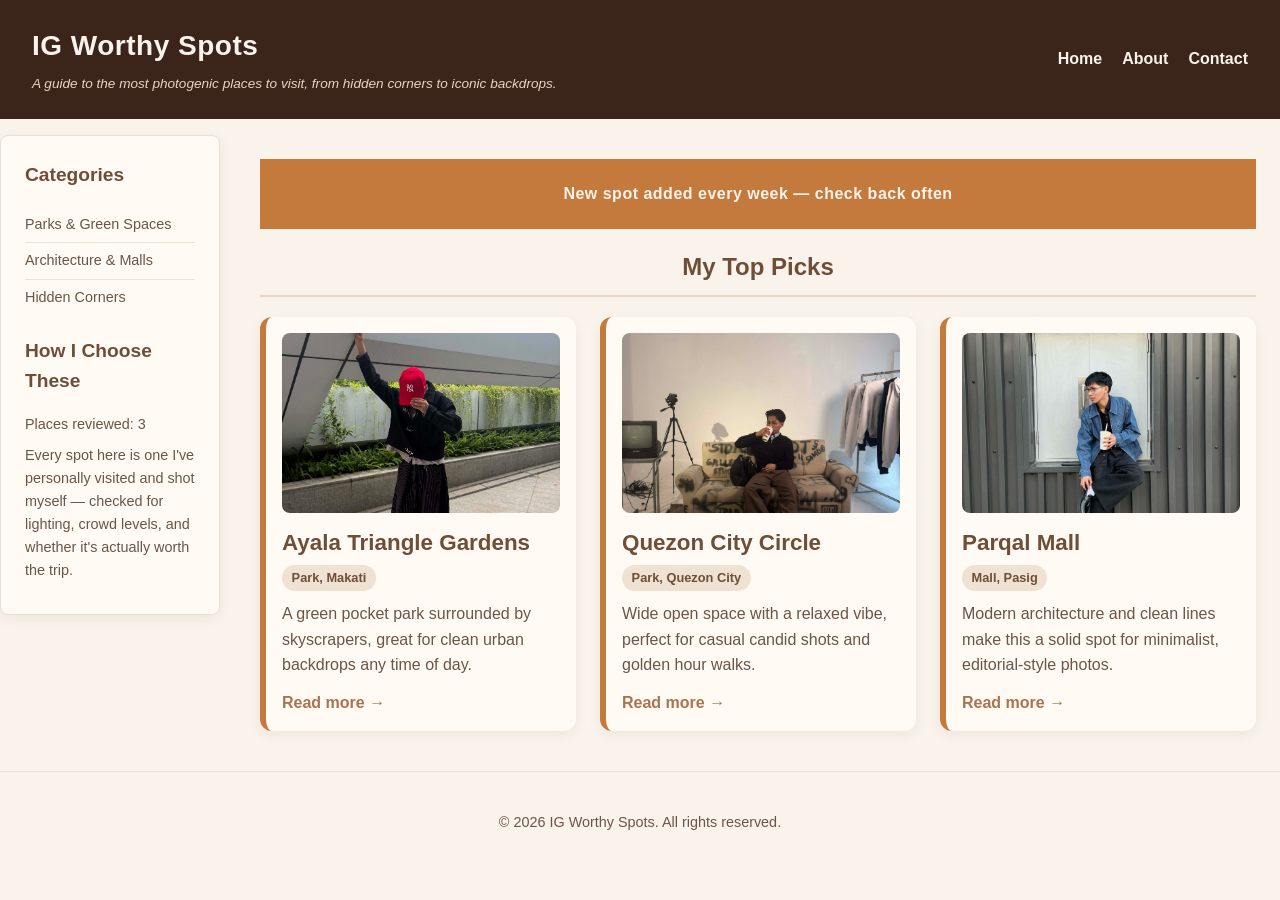
<file: index.html>
<!DOCTYPE html>
<html lang="en">
<head>
  <meta charset="UTF-8">
  <meta name="viewport" content="width=device-width, initial-scale=1.0">
  <title>IG Worthy Spots</title>
  <link rel="stylesheet" href="style.css">
</head>
<body>

  <div class="page">

    <header class="site-header">
      <div class="brand">
        <h1 id="guide-name">IG Worthy Spots</h1>
        <p>A guide to the most photogenic places to visit, from hidden corners to iconic backdrops.</p>
      </div>

      <nav>
        <ul>
          <li><a href="index.html">Home</a></li>
          <li><a href="about.html">About</a></li>
          <li><a href="contact.html">Contact</a></li>
        </ul>
      </nav>
    </header>

    <aside>
      <h2>Categories</h2>
      <ul>
        <li>Parks &amp; Green Spaces</li>
        <li>Architecture &amp; Malls</li>
        <li>Hidden Corners</li>
      </ul>

      <h2>How I Choose These</h2>
      <p id="place-count"></p>
      <p>Every spot here is one I've personally visited and shot myself — checked for lighting, crowd levels, and whether it's actually worth the trip.</p>
    </aside>

    <main>
      <div class="promo-banner">
        New spot added every week — check back often
      </div>

      <h2>My Top Picks</h2>

      <div class="place-grid">
        <article class="place-card">
          <img src="makati.jpg" alt="Ayala Triangle Gardens in Makati">
          <div class="article-content">
            <h3>Ayala Triangle Gardens</h3>
            <span class="location-tag">Park, Makati</span>
            <p class="description">A green pocket park surrounded by skyscrapers, great for clean urban backdrops any time of day.</p>
            <a class="read-more" href="places/ayala-triangle-gardens.html">Read more &rarr;</a>
          </div>
        </article>

        <article class="place-card">
          <img src="qc.jpg" alt="Quezon City Circle park area">
          <div class="article-content">
            <h3>Quezon City Circle</h3>
            <span class="location-tag">Park, Quezon City</span>
            <p class="description">Wide open space with a relaxed vibe, perfect for casual candid shots and golden hour walks.</p>
            <a class="read-more" href="places/quezon-city-circle.html">Read more &rarr;</a>
          </div>
        </article>

        <article class="place-card">
          <img src="parq.jpg" alt="Parqal Mall exterior">
          <div class="article-content">
            <h3>Parqal Mall</h3>
            <span class="location-tag">Mall, Pasig</span>
            <p class="description">Modern architecture and clean lines make this a solid spot for minimalist, editorial-style photos.</p>
            <a class="read-more" href="places/parqal-mall.html">Read more &rarr;</a>
          </div>
        </article>
      </div>
    </main>

    <footer>
      <p id="copyright">&copy; 2026 IG Worthy Spots. All rights reserved.</p>
    </footer>

  </div>

   <script src="script.js"></script>
</body>
</html>
</file>
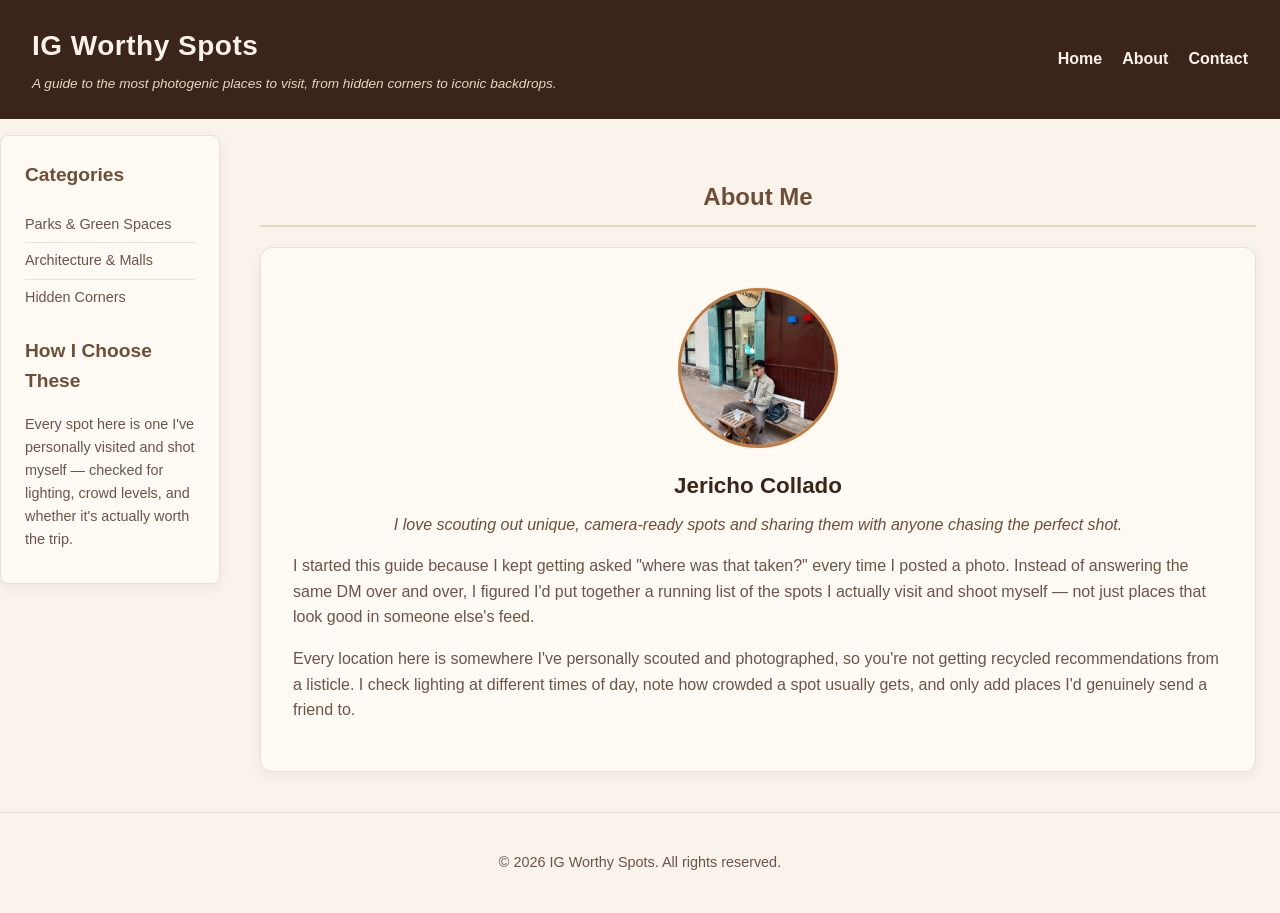
<file: about.html>
<!DOCTYPE html>
<html lang="en">
<head>
  <meta charset="UTF-8">
  <meta name="viewport" content="width=device-width, initial-scale=1.0">
  <title>About - IG Worthy Spots</title>
  <link rel="stylesheet" href="style.css">
</head>
<body>

  <div class="page">

    <header class="site-header">
      <div class="brand">
        <h1 id="guide-name">IG Worthy Spots</h1>
        <p>A guide to the most photogenic places to visit, from hidden corners to iconic backdrops.</p>
      </div>

      <nav>
        <ul>
          <li><a href="index.html">Home</a></li>
          <li><a href="about.html">About</a></li>
          <li><a href="contact.html">Contact</a></li>
        </ul>
      </nav>
    </header>

    <aside>
      <h2>Categories</h2>
      <ul>
        <li>Parks &amp; Green Spaces</li>
        <li>Architecture &amp; Malls</li>
        <li>Hidden Corners</li>
      </ul>

      <h2>How I Choose These</h2>
      <p>Every spot here is one I've personally visited and shot myself — checked for lighting, crowd levels, and whether it's actually worth the trip.</p>
    </aside>

    <main>
      <h2>About Me</h2>

      <section>
        <img src="jay.jpg" alt="Jericho Collado, creator of IG Worthy Spots" style="width: 160px; height: 160px; object-fit: cover; border-radius: 50%;">
        <h3>Jericho Collado</h3>
        <p>I love scouting out unique, camera-ready spots and sharing them with anyone chasing the perfect shot.</p>

        <p>I started this guide because I kept getting asked "where was that taken?" every time I posted a photo. Instead of answering the same DM over and over, I figured I'd put together a running list of the spots I actually visit and shoot myself — not just places that look good in someone else's feed.</p>
        <p>Every location here is somewhere I've personally scouted and photographed, so you're not getting recycled recommendations from a listicle. I check lighting at different times of day, note how crowded a spot usually gets, and only add places I'd genuinely send a friend to.</p>
      </section>
    </main>

    <footer>
      <p id="copyright">&copy; 2026 IG Worthy Spots. All rights reserved.</p>
    </footer>

  </div>
<script src="script.js"></script>
</body>
</html>
</file>
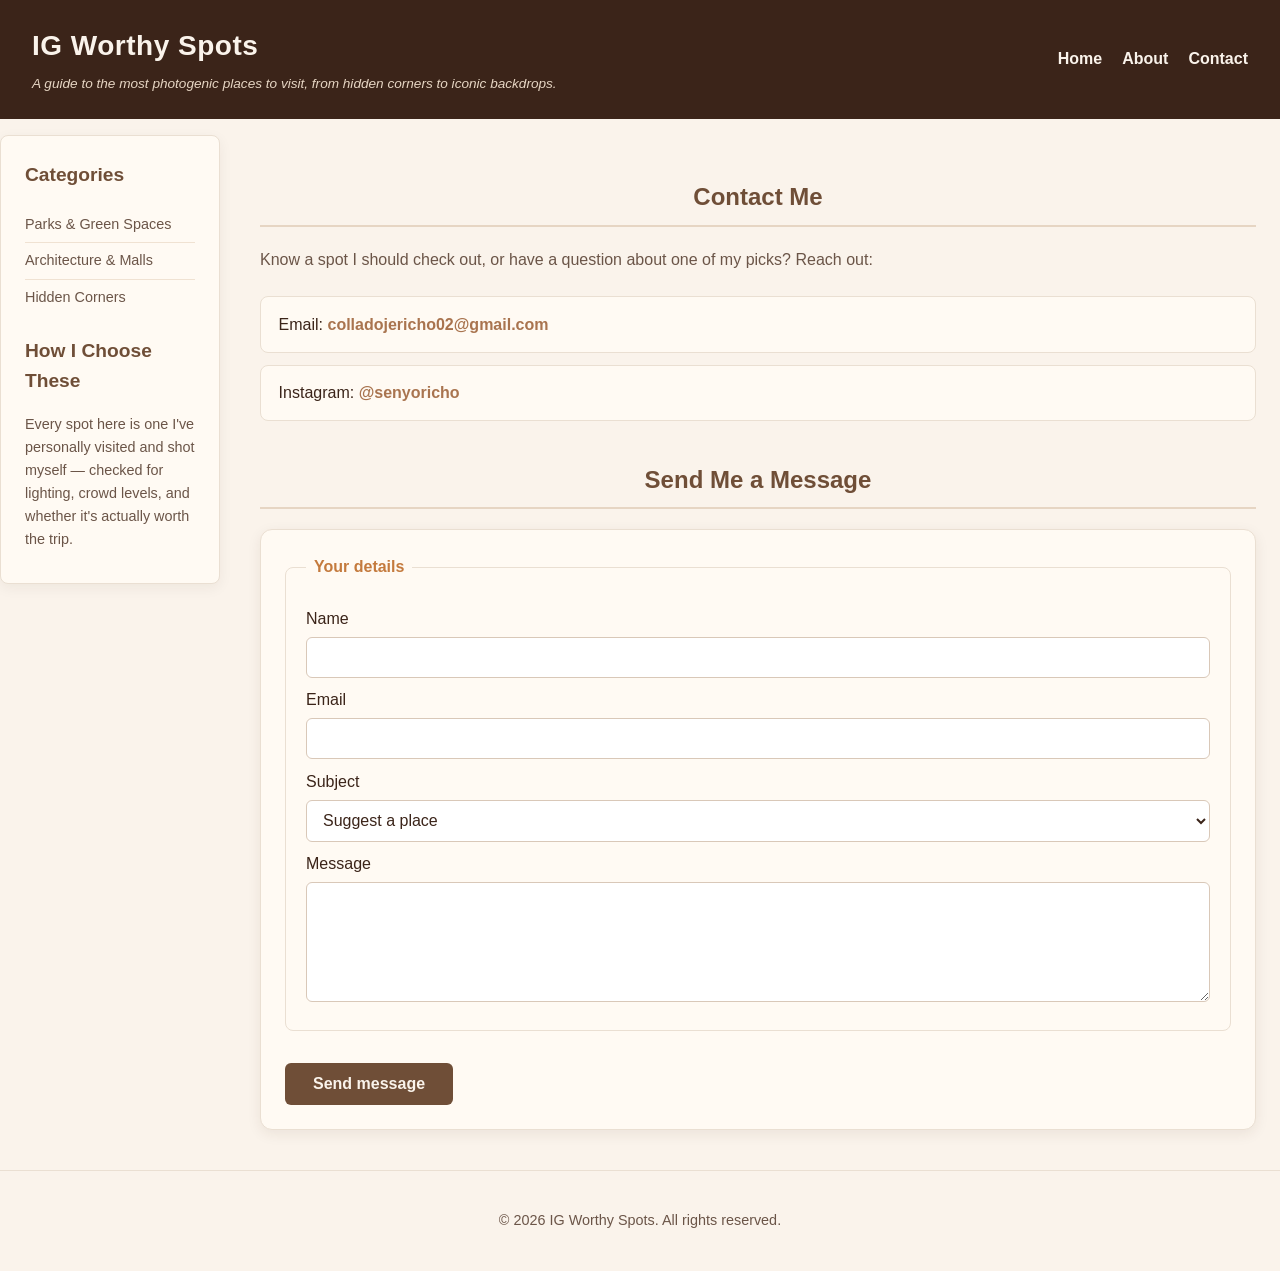
<file: contact.html>
<!DOCTYPE html>
<html lang="en">
<head>
  <meta charset="UTF-8">
  <meta name="viewport" content="width=device-width, initial-scale=1.0">
  <title>Contact - IG Worthy Spots</title>
  <link rel="stylesheet" href="style.css">
</head>
<body>

  <div class="page">

    <header class="site-header">
      <div class="brand">
        <h1 id="guide-name">IG Worthy Spots</h1>
        <p>A guide to the most photogenic places to visit, from hidden corners to iconic backdrops.</p>
      </div>

      <nav>
        <ul>
          <li><a href="index.html">Home</a></li>
          <li><a href="about.html">About</a></li>
          <li><a href="contact.html">Contact</a></li>
        </ul>
      </nav>
    </header>

    <aside>
      <h2>Categories</h2>
      <ul>
        <li>Parks &amp; Green Spaces</li>
        <li>Architecture &amp; Malls</li>
        <li>Hidden Corners</li>
      </ul>

      <h2>How I Choose These</h2>
      <p>Every spot here is one I've personally visited and shot myself — checked for lighting, crowd levels, and whether it's actually worth the trip.</p>
    </aside>

    <main>
      <h2>Contact Me</h2>
      <p>Know a spot I should check out, or have a question about one of my picks? Reach out:</p>

      <ul class="contact-list">
        <li>Email: <a href="mailto:colladojericho02@gmail.com">colladojericho02@gmail.com</a></li>
        <li>Instagram: <a href="https://www.instagram.com/senyoricho">@senyoricho</a></li>
      </ul>

      <h2>Send Me a Message</h2>
      <form>
        <fieldset>
          <legend>Your details</legend>

          <label for="name">Name</label>
          <input type="text" id="name" name="name" required>

          <label for="email">Email</label>
          <input type="email" id="email" name="email" required>

          <label for="subject">Subject</label>
          <select id="subject" name="subject">
            <option value="suggest-place">Suggest a place</option>
            <option value="correct-detail">Correct a detail</option>
            <option value="ask-question">Ask a question</option>
            <option value="other">Something else</option>
          </select>

          <label for="message">Message</label>
          <textarea id="message" name="message" required></textarea>
        </fieldset>

        <button type="submit">Send message</button>
      </form>
    </main>

    <footer>
      <p id="copyright">&copy; 2026 IG Worthy Spots. All rights reserved.</p>
    </footer>

  </div>
<script src="script.js"></script>
</body>
</html>
</file>
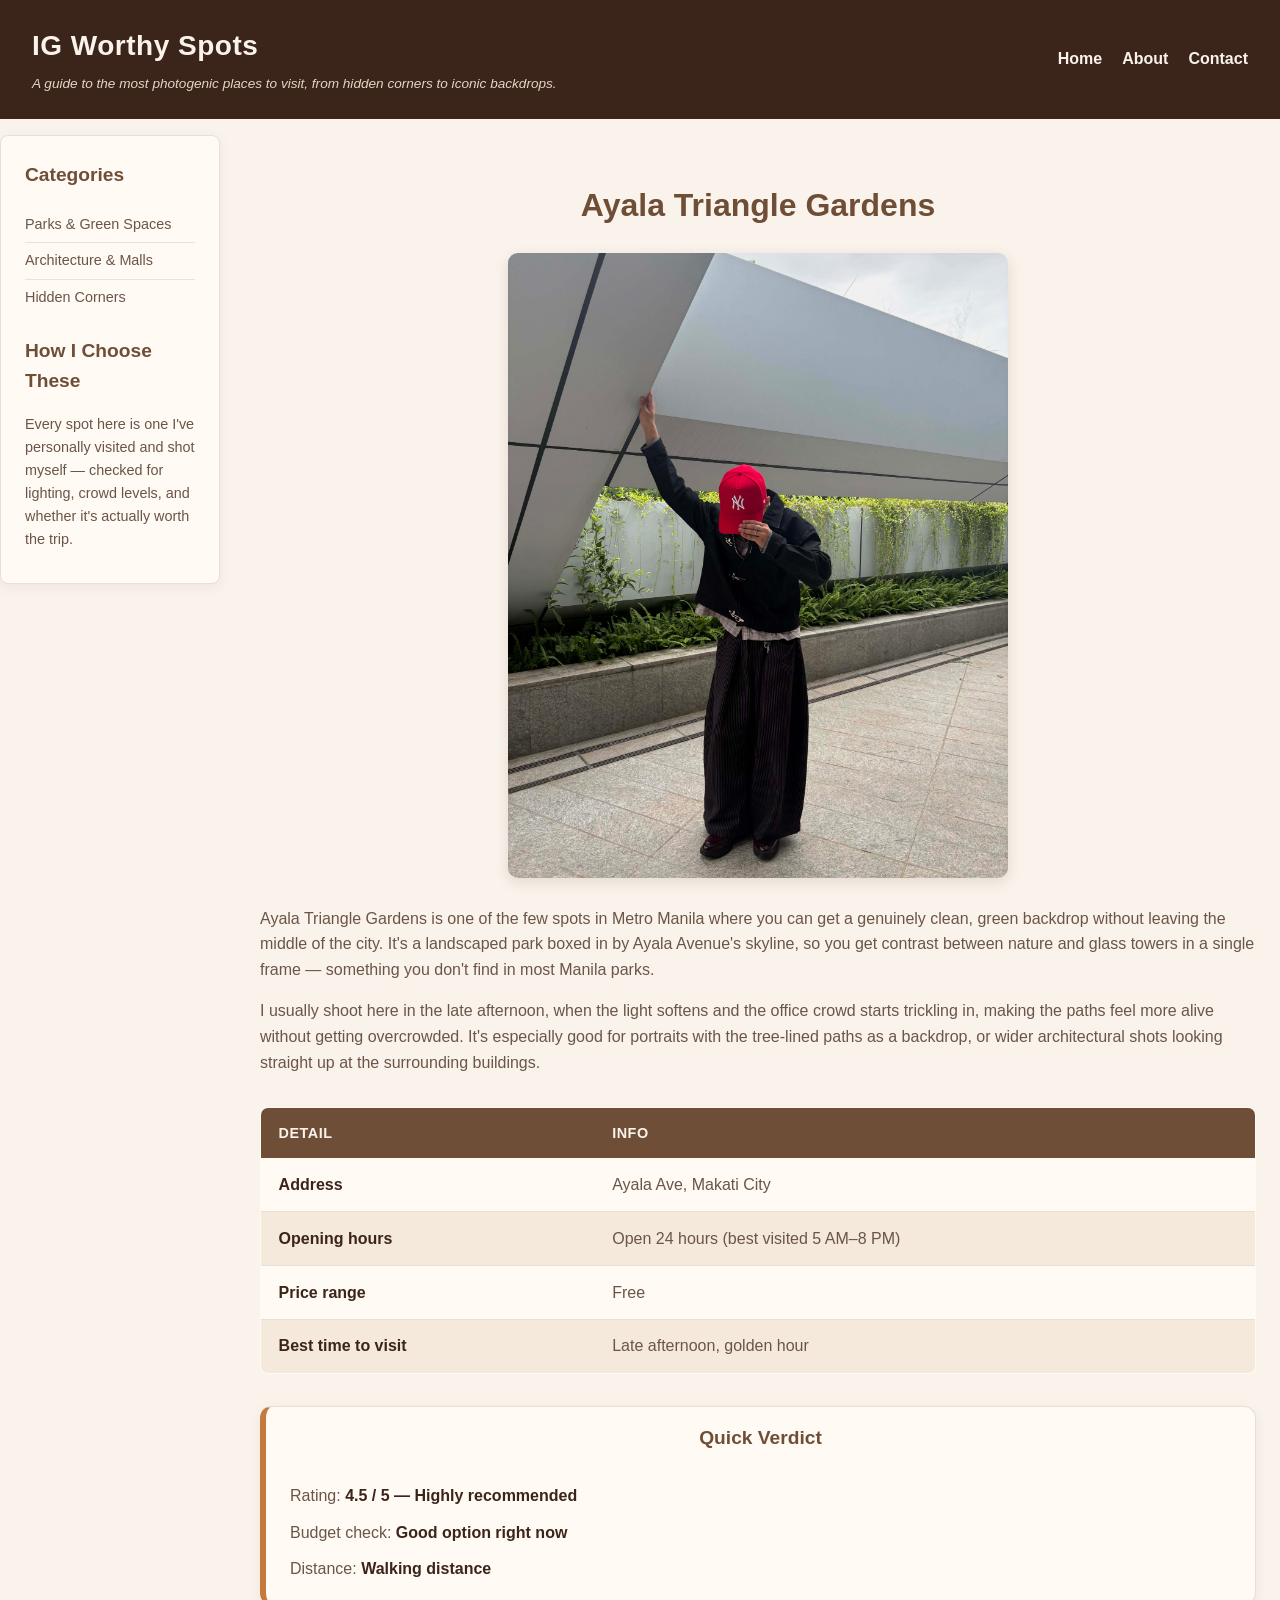
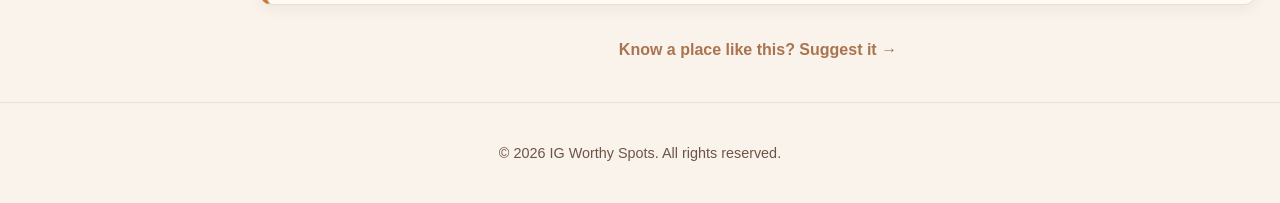
<file: places/ayala-triangle-gardens.html>
<!DOCTYPE html>
<html lang="en">
<head>
  <meta charset="UTF-8">
  <meta name="viewport" content="width=device-width, initial-scale=1.0">
  <title>Ayala Triangle Gardens - IG Worthy Spots</title>
  <link rel="stylesheet" href="../style.css">
</head>
<body>

  <div class="page">

    <header class="site-header">
      <div class="brand">
        <h1 id="guide-name">IG Worthy Spots</h1>
        <p>A guide to the most photogenic places to visit, from hidden corners to iconic backdrops.</p>
      </div>

      <nav>
        <ul>
          <li><a href="../index.html">Home</a></li>
          <li><a href="../about.html">About</a></li>
          <li><a href="../contact.html">Contact</a></li>
        </ul>
      </nav>
    </header>

    <aside>
      <h2>Categories</h2>
      <ul>
        <li>Parks &amp; Green Spaces</li>
        <li>Architecture &amp; Malls</li>
        <li>Hidden Corners</li>
      </ul>

      <h2>How I Choose These</h2>
      <p>Every spot here is one I've personally visited and shot myself — checked for lighting, crowd levels, and whether it's actually worth the trip.</p>
    </aside>

    <main>
      <h1>Ayala Triangle Gardens</h1>

      <img src="../makati.jpg" alt="Wide shot of Ayala Triangle Gardens with skyscrapers framing the green park" class="place-photo" style="width: 100%; max-width: 500px; height: auto;">

      <p>Ayala Triangle Gardens is one of the few spots in Metro Manila where you can get a genuinely clean, green backdrop without leaving the middle of the city. It's a landscaped park boxed in by Ayala Avenue's skyline, so you get contrast between nature and glass towers in a single frame — something you don't find in most Manila parks.</p>
      <p>I usually shoot here in the late afternoon, when the light softens and the office crowd starts trickling in, making the paths feel more alive without getting overcrowded. It's especially good for portraits with the tree-lined paths as a backdrop, or wider architectural shots looking straight up at the surrounding buildings.</p>

      <div class="table-wrapper">
      <table>
        <thead>
          <tr>
            <th>Detail</th>
            <th>Info</th>
          </tr>
        </thead>
        <tbody>
          <tr>
            <td>Address</td>
            <td>Ayala Ave, Makati City</td>
          </tr>
          <tr>
            <td>Opening hours</td>
            <td>Open 24 hours (best visited 5 AM–8 PM)</td>
          </tr>
          <tr>
            <td>Price range</td>
            <td>Free</td>
          </tr>
          <tr>
            <td>Best time to visit</td>
            <td>Late afternoon, golden hour</td>
          </tr>
        </tbody>
      </table>
      </div>

      <div class="verdict" id="verdict" data-rating="4.5" data-price-level="0" data-open="true" data-walkable="true">
        <h2>Quick Verdict</h2>
        <ul>
          <li>Rating: <strong id="rating-label"></strong></li>
          <li>Budget check: <strong id="budget-note"></strong></li>
          <li>Distance: <strong id="distance-note"></strong></li>
        </ul>
      </div>

      <a class="suggest-link" href="suggest-a-place.html">Know a place like this? Suggest it &rarr;</a>
    </main>

    <footer>
      <p id="copyright">&copy; 2026 IG Worthy Spots. All rights reserved.</p>
    </footer>

  </div>
  <script src="../script.js"></script>
</body>
</html>
</file>
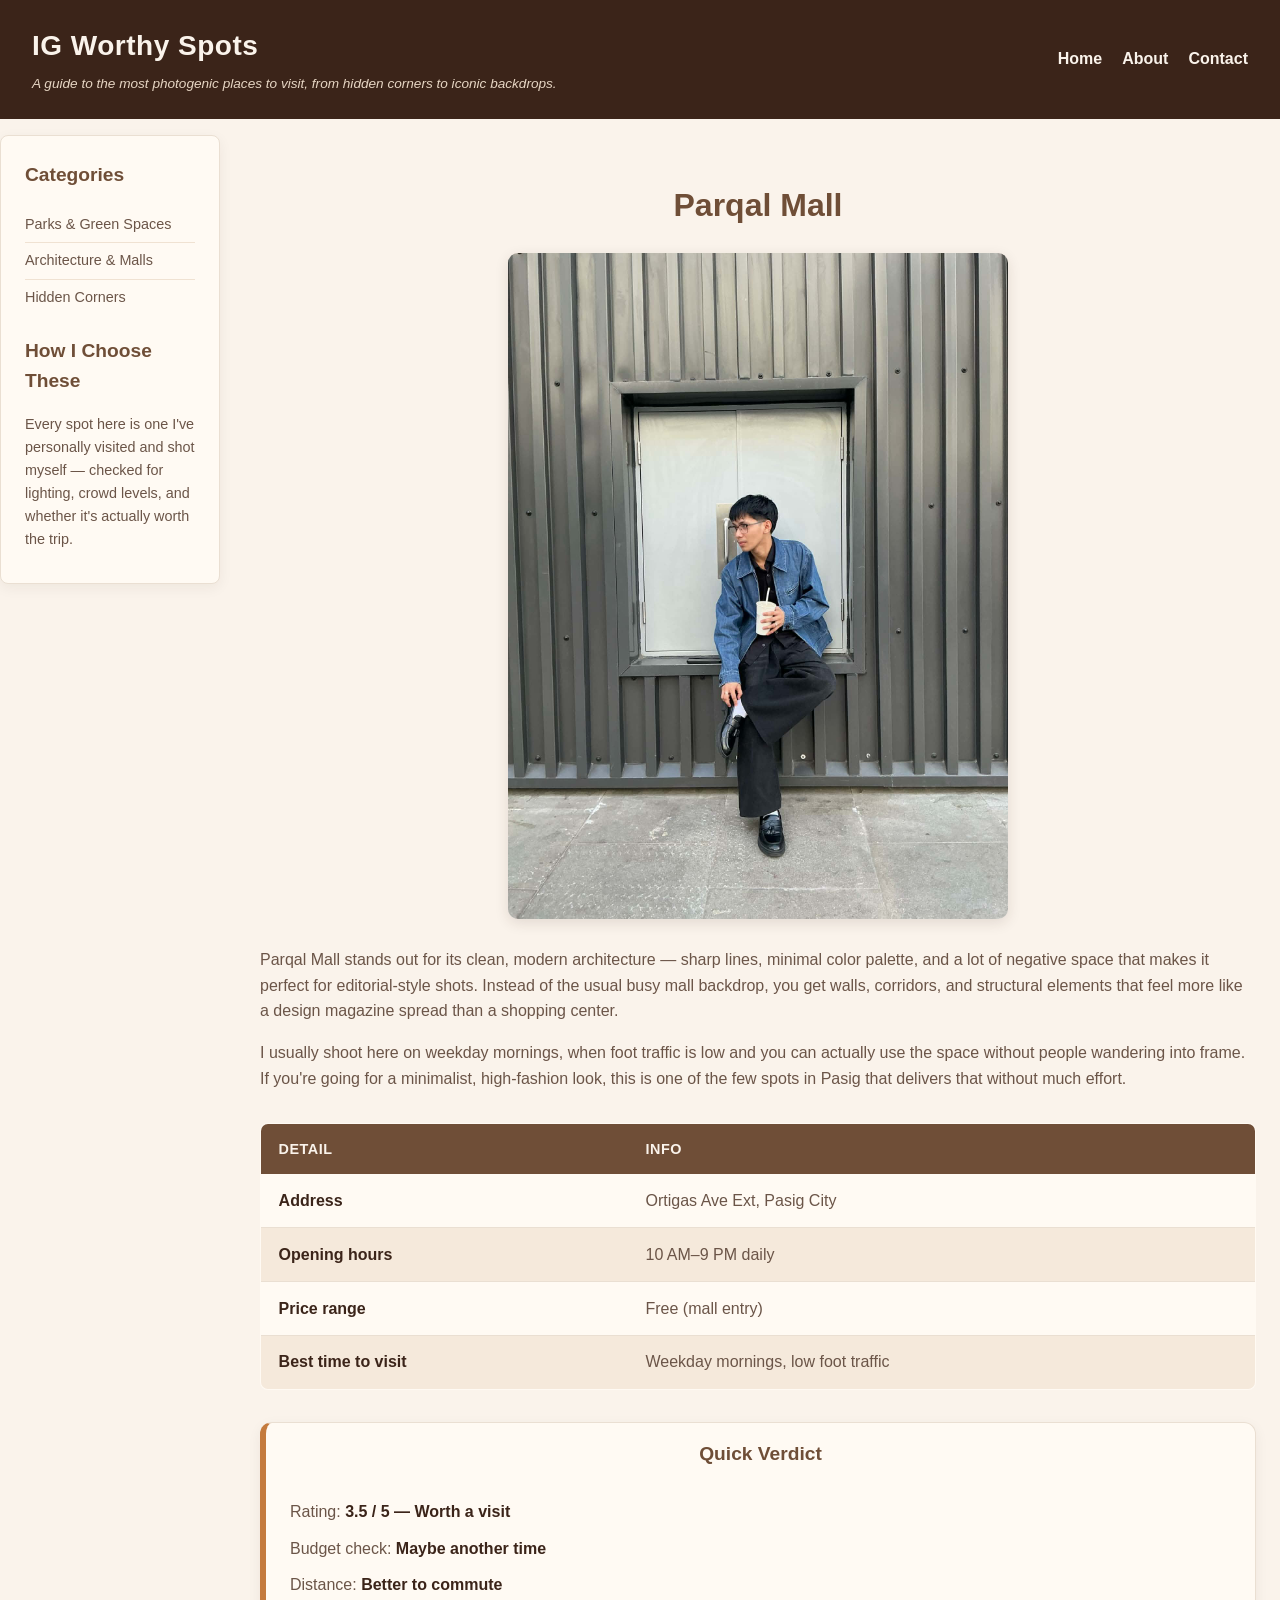
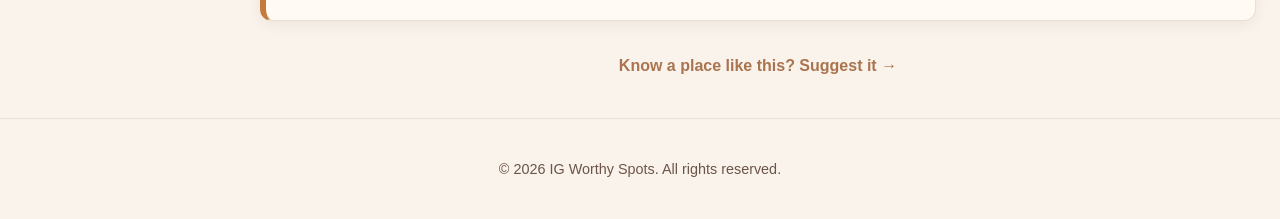
<file: places/parqal-mall.html>
<!DOCTYPE html>
<html lang="en">
<head>
  <meta charset="UTF-8">
  <meta name="viewport" content="width=device-width, initial-scale=1.0">
  <title>Parqal Mall - IG Worthy Spots</title>
  <link rel="stylesheet" href="../style.css">
</head>
<body>

  <div class="page">

    <header class="site-header">
      <div class="brand">
        <h1 id="guide-name">IG Worthy Spots</h1>
        <p>A guide to the most photogenic places to visit, from hidden corners to iconic backdrops.</p>
      </div>

      <nav>
        <ul>
          <li><a href="../index.html">Home</a></li>
          <li><a href="../about.html">About</a></li>
          <li><a href="../contact.html">Contact</a></li>
        </ul>
      </nav>
    </header>

    <aside>
      <h2>Categories</h2>
      <ul>
        <li>Parks &amp; Green Spaces</li>
        <li>Architecture &amp; Malls</li>
        <li>Hidden Corners</li>
      </ul>

      <h2>How I Choose These</h2>
      <p>Every spot here is one I've personally visited and shot myself — checked for lighting, crowd levels, and whether it's actually worth the trip.</p>
    </aside>

    <main>
      <h1>Parqal Mall</h1>

      <img src="../parq.jpg" alt="Modern exterior architecture of Parqal Mall" class="place-photo" style="width: 100%; max-width: 500px; height: auto;">

      <p>Parqal Mall stands out for its clean, modern architecture — sharp lines, minimal color palette, and a lot of negative space that makes it perfect for editorial-style shots. Instead of the usual busy mall backdrop, you get walls, corridors, and structural elements that feel more like a design magazine spread than a shopping center.</p>
      <p>I usually shoot here on weekday mornings, when foot traffic is low and you can actually use the space without people wandering into frame. If you're going for a minimalist, high-fashion look, this is one of the few spots in Pasig that delivers that without much effort.</p>

      <div class="table-wrapper">
      <table>
        <thead>
          <tr>
            <th>Detail</th>
            <th>Info</th>
          </tr>
        </thead>
        <tbody>
          <tr>
            <td>Address</td>
            <td>Ortigas Ave Ext, Pasig City</td>
          </tr>
          <tr>
            <td>Opening hours</td>
            <td>10 AM–9 PM daily</td>
          </tr>
          <tr>
            <td>Price range</td>
            <td>Free (mall entry)</td>
          </tr>
          <tr>
            <td>Best time to visit</td>
            <td>Weekday mornings, low foot traffic</td>
          </tr>
        </tbody>
      </table>
      </div>

            <div class="verdict" id="verdict" data-rating="3.5" data-price-level="3" data-open="true" data-walkable="false">
        <h2>Quick Verdict</h2>
        <ul>
          <li>Rating: <strong id="rating-label"></strong></li>
          <li>Budget check: <strong id="budget-note"></strong></li>
          <li>Distance: <strong id="distance-note"></strong></li>
        </ul>
      </div>

      <a class="suggest-link" href="suggest-a-place.html">Know a place like this? Suggest it &rarr;</a>
    </main>

    <footer>
      <p id="copyright">&copy; 2026 IG Worthy Spots. All rights reserved.</p>
    </footer>

  </div>
  <script src="../script.js"></script>
</body>
</html>
</file>
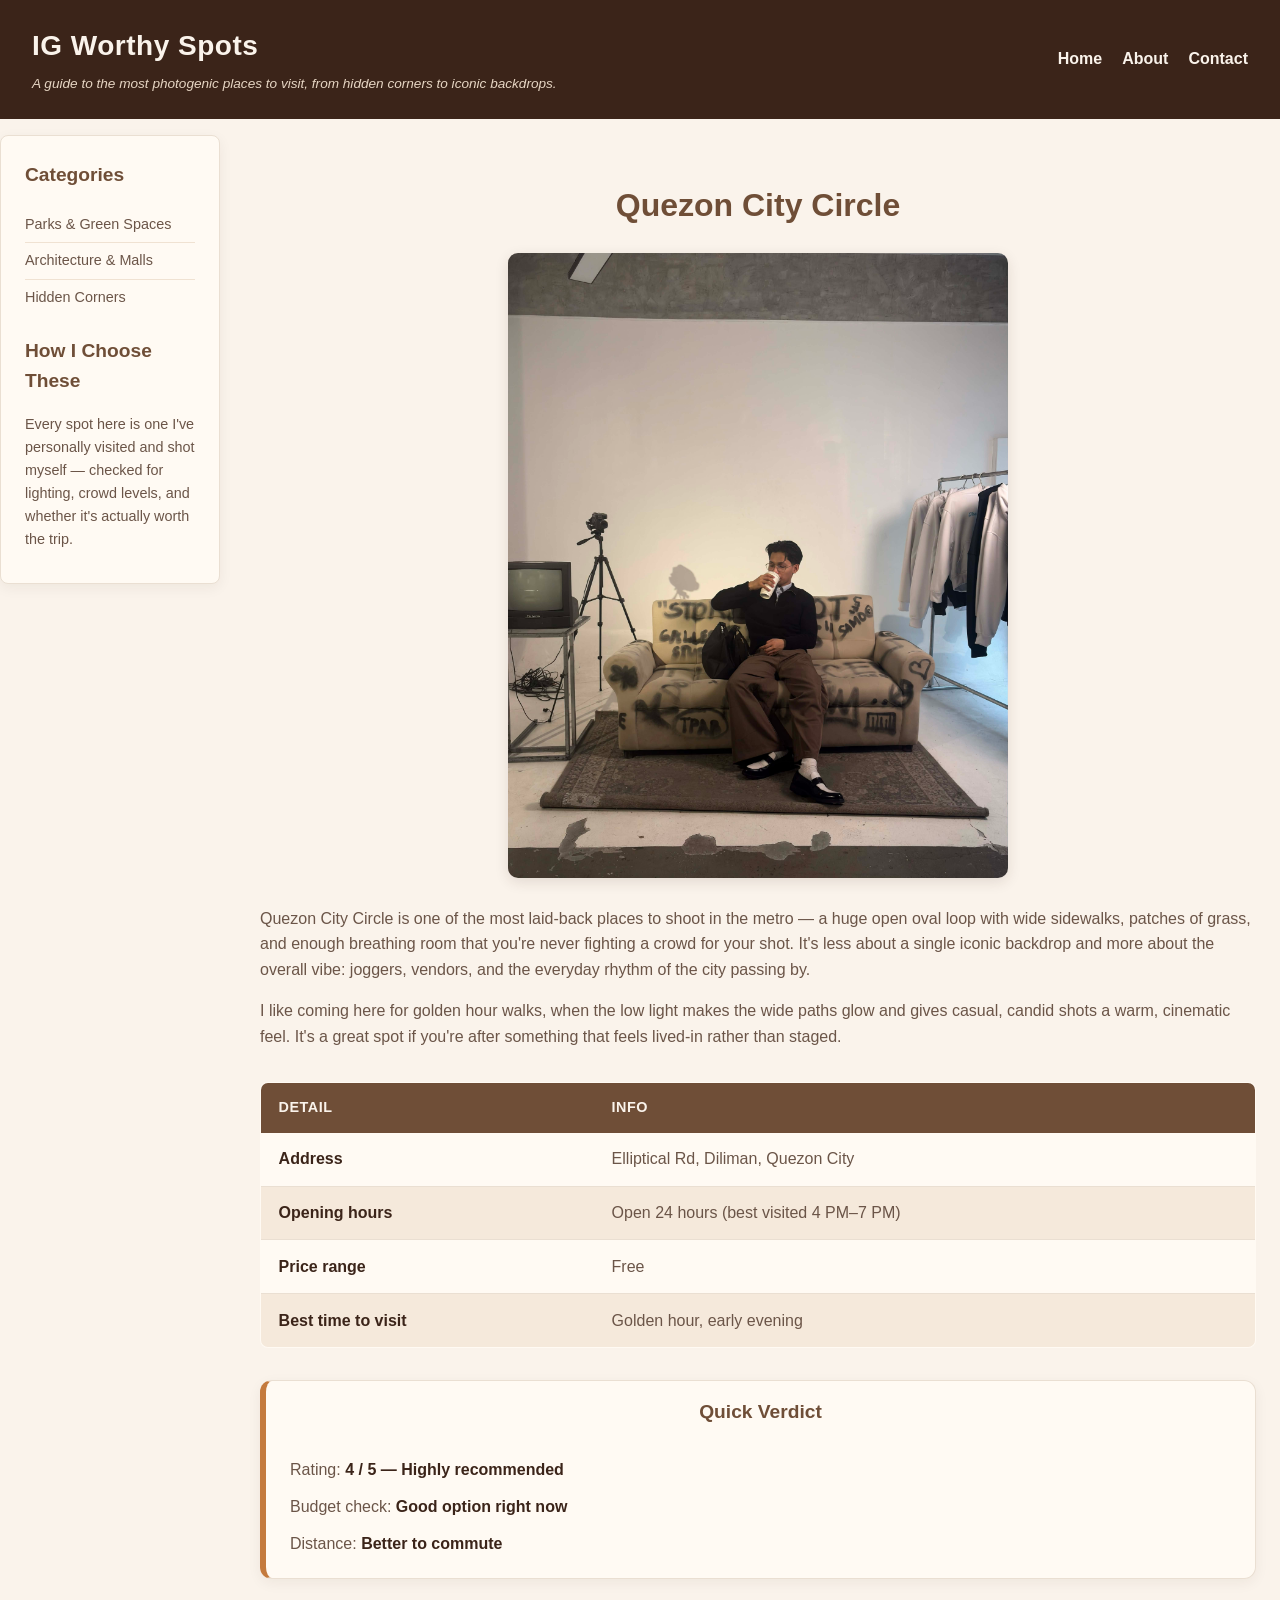
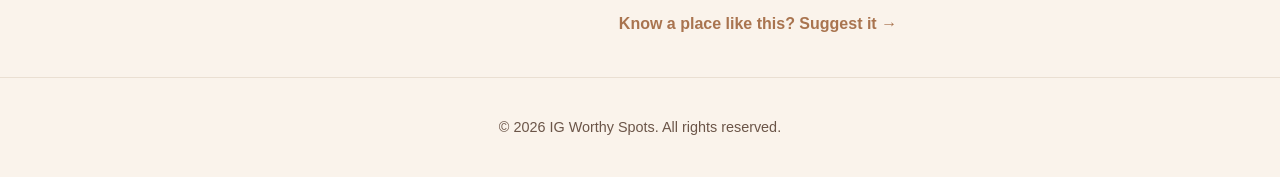
<file: places/quezon-city-circle.html>
<!DOCTYPE html>
<html lang="en">
<head>
  <meta charset="UTF-8">
  <meta name="viewport" content="width=device-width, initial-scale=1.0">
  <title>Quezon City Circle - IG Worthy Spots</title>
  <link rel="stylesheet" href="../style.css">
</head>
<body>

  <div class="page">

    <header class="site-header">
      <div class="brand">
        <h1 id="guide-name">IG Worthy Spots</h1>
        <p>A guide to the most photogenic places to visit, from hidden corners to iconic backdrops.</p>
      </div>

      <nav>
        <ul>
          <li><a href="../index.html">Home</a></li>
          <li><a href="../about.html">About</a></li>
          <li><a href="../contact.html">Contact</a></li>
        </ul>
      </nav>
    </header>

    <aside>
      <h2>Categories</h2>
      <ul>
        <li>Parks &amp; Green Spaces</li>
        <li>Architecture &amp; Malls</li>
        <li>Hidden Corners</li>
      </ul>

      <h2>How I Choose These</h2>
      <p>Every spot here is one I've personally visited and shot myself — checked for lighting, crowd levels, and whether it's actually worth the trip.</p>
    </aside>

    <main>
      <h1>Quezon City Circle</h1>

      <img src="../qc.jpg" alt="Wide open space at Quezon City Circle" class="place-photo" style="width: 100%; max-width: 500px; height: auto;">

      <p>Quezon City Circle is one of the most laid-back places to shoot in the metro — a huge open oval loop with wide sidewalks, patches of grass, and enough breathing room that you're never fighting a crowd for your shot. It's less about a single iconic backdrop and more about the overall vibe: joggers, vendors, and the everyday rhythm of the city passing by.</p>
      <p>I like coming here for golden hour walks, when the low light makes the wide paths glow and gives casual, candid shots a warm, cinematic feel. It's a great spot if you're after something that feels lived-in rather than staged.</p>

      <div class="table-wrapper">
      <table>
        <thead>
          <tr>
            <th>Detail</th>
            <th>Info</th>
          </tr>
        </thead>
        <tbody>
          <tr>
            <td>Address</td>
            <td>Elliptical Rd, Diliman, Quezon City</td>
          </tr>
          <tr>
            <td>Opening hours</td>
            <td>Open 24 hours (best visited 4 PM–7 PM)</td>
          </tr>
          <tr>
            <td>Price range</td>
            <td>Free</td>
          </tr>
          <tr>
            <td>Best time to visit</td>
            <td>Golden hour, early evening</td>
          </tr>
        </tbody>
      </table>
      </div>

      <div class="verdict" id="verdict" data-rating="4" data-price-level="0" data-open="true" data-walkable="false">
        <h2>Quick Verdict</h2>
        <ul>
          <li>Rating: <strong id="rating-label"></strong></li>
          <li>Budget check: <strong id="budget-note"></strong></li>
          <li>Distance: <strong id="distance-note"></strong></li>
        </ul>
      </div>

      <a class="suggest-link" href="suggest-a-place.html">Know a place like this? Suggest it &rarr;</a>
    </main>

    <footer>
      <p id="copyright">&copy; 2026 IG Worthy Spots. All rights reserved.</p>
    </footer>

  </div>
  <script src="../script.js"></script>
</body>
</html>
</file>
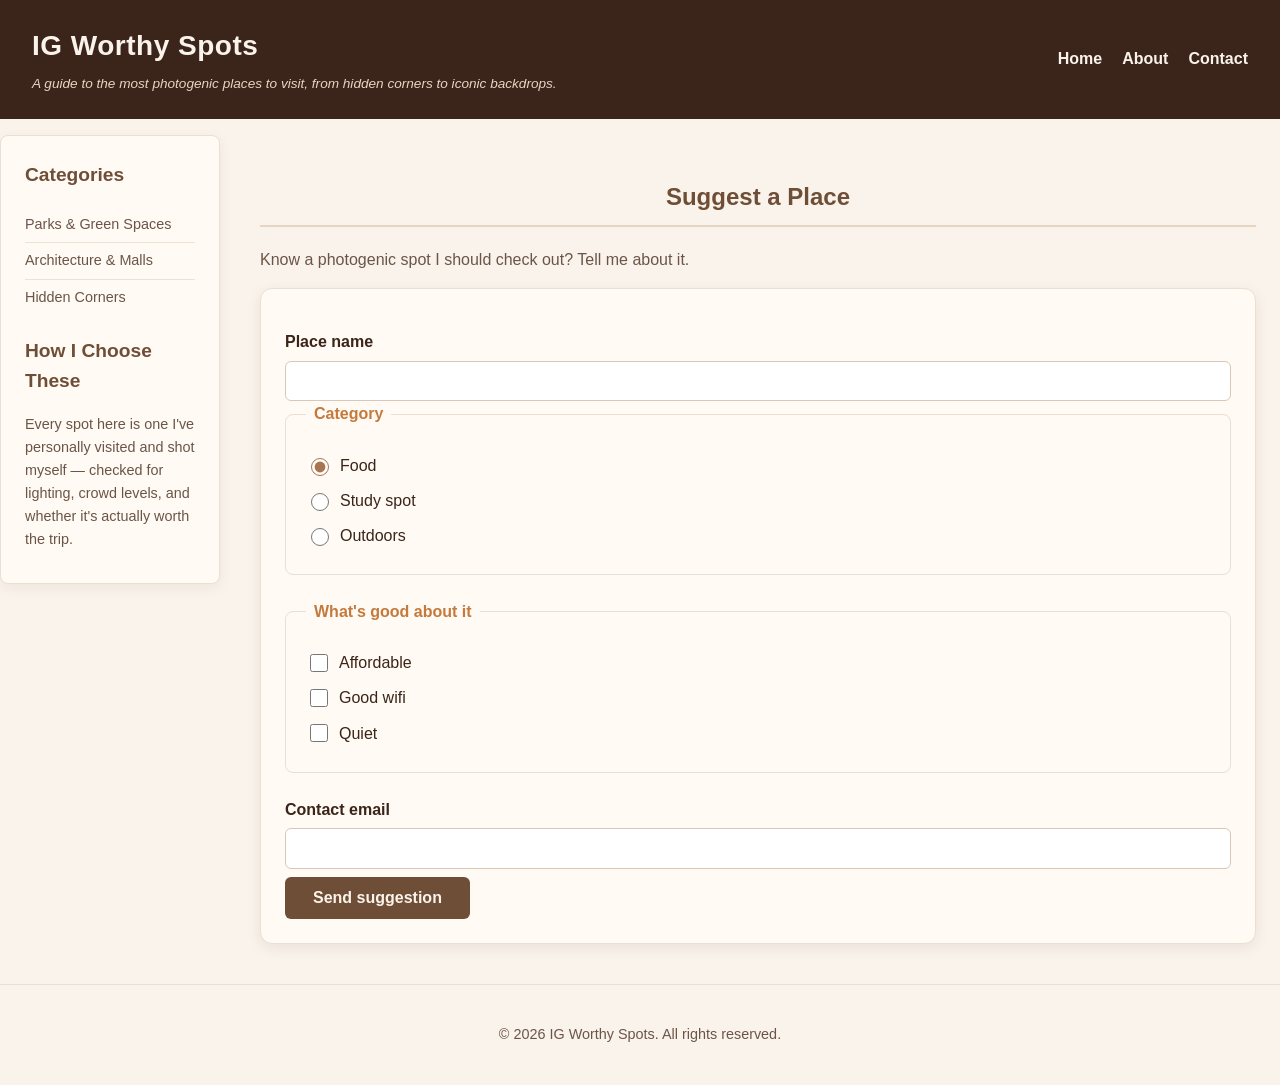
<file: places/suggest-a-place.html>
<!DOCTYPE html>
<html lang="en">
<head>
  <meta charset="UTF-8">
  <meta name="viewport" content="width=device-width, initial-scale=1.0">
  <title>Suggest a Place - IG Worthy Spots</title>
  <link rel="stylesheet" href="../style.css">
</head>
<body>

  <div class="page">

    <header class="site-header">
      <div class="brand">
        <h1 id="guide-name">IG Worthy Spots</h1>
        <p>A guide to the most photogenic places to visit, from hidden corners to iconic backdrops.</p>
      </div>

      <nav>
        <ul>
          <li><a href="../index.html">Home</a></li>
          <li><a href="../about.html">About</a></li>
          <li><a href="../contact.html">Contact</a></li>
        </ul>
      </nav>
    </header>

    <aside>
      <h2>Categories</h2>
      <ul>
        <li>Parks &amp; Green Spaces</li>
        <li>Architecture &amp; Malls</li>
        <li>Hidden Corners</li>
      </ul>

      <h2>How I Choose These</h2>
      <p>Every spot here is one I've personally visited and shot myself — checked for lighting, crowd levels, and whether it's actually worth the trip.</p>
    </aside>

    <main>
      <h2>Suggest a Place</h2>
      <p>Know a photogenic spot I should check out? Tell me about it.</p>

      <form class="suggest-form">
        <label for="place-name">Place name</label>
        <input type="text" id="place-name" name="place-name" required>

        <fieldset>
          <legend>Category</legend>

          <label for="category-food">
            <input type="radio" id="category-food" name="category" value="food" checked>
            Food
          </label>

          <label for="category-study">
            <input type="radio" id="category-study" name="category" value="study-spot">
            Study spot
          </label>

          <label for="category-outdoors">
            <input type="radio" id="category-outdoors" name="category" value="outdoors">
            Outdoors
          </label>
        </fieldset>

        <fieldset>
          <legend>What's good about it</legend>

          <label for="good-affordable">
            <input type="checkbox" id="good-affordable" name="good-points" value="affordable">
            Affordable
          </label>

          <label for="good-wifi">
            <input type="checkbox" id="good-wifi" name="good-points" value="good-wifi">
            Good wifi
          </label>

          <label for="good-quiet">
            <input type="checkbox" id="good-quiet" name="good-points" value="quiet">
            Quiet
          </label>
        </fieldset>

        <label for="suggest-email">Contact email</label>
        <input type="email" id="suggest-email" name="suggest-email" required>

        <button type="submit">Send suggestion</button>
      </form>
    </main>

    <footer>
      <p id="copyright">&copy; 2026 IG Worthy Spots. All rights reserved.</p>
    </footer>

  </div>
  <script src="../script.js"></script>
</body>
</html>
</file>
<file: style.css>
/* =========================================
   1. VARIABLES
   ========================================= */
:root {
  --brand: #c47a3d;        /* accent - brand color for links, buttons, borders */
  --ink: #3b2419;           /* dark ink color for headings/text */
  --muted: #6b5548;         /* muted grey-brown for secondary text (contrast-checked) */
  --bg-light: #faf3eb;      /* light cream background */
  --coffee-medium: #6f4e37; /* medium brown for headings/accents */
  --coffee-light: #a9744f;  /* lighter brown for links */
  --panel: #fffaf3;         /* card/panel background */
}

/* =========================================
   2. BASE STYLES
   ========================================= */
* {
  box-sizing: border-box;
}

body {
  margin: 0;
  font-family: 'Segoe UI', Tahoma, Geneva, Verdana, sans-serif;
  line-height: 1.6;
  color: var(--ink);
  background-color: var(--bg-light);
  overflow-x: hidden;
}

img {
  max-width: 100%;
  height: auto;
  display: block;
}

/* =========================================
   3. LAYOUT REGIONS
   ========================================= */

/* --- Page grid skeleton (mobile-first, Lesson 7.5) --- */
.page {
  display: grid;
  grid-template-columns: 1fr;
  grid-template-areas:
    "masthead"
    "main"
    "side"
    "foot";
  gap: 16px;
}

@media (min-width: 700px) {
  .page {
    grid-template-columns: 220px 1fr;
    grid-template-areas:
      "masthead masthead"
      "side     main"
      "foot     foot";
  }
}

.site-header { grid-area: masthead; }
aside  { grid-area: side; }
main   { grid-area: main; }
footer { grid-area: foot; }

/* --- Header (flexbox) --- */
.site-header {
  display: flex;
  justify-content: space-between;
  align-items: center;
  flex-wrap: wrap;
  gap: 1rem;
  background-color: var(--ink);
  color: var(--bg-light);
  padding: 1.5rem 2rem;
}

.brand h1 {
  margin: 0;
  font-size: 1.75rem;
  letter-spacing: 0.5px;
}

.brand p {
  margin: 0.25rem 0 0;
  color: #e6d5c3;
  font-style: italic;
  font-size: 0.85rem;
}

/* --- Nav bar --- */
.site-header nav ul {
  display: flex;
  flex-wrap: wrap;
  gap: 20px;
  list-style: none;
  padding: 0;
  margin: 0;
}

.site-header nav a {
  color: var(--bg-light);
  text-decoration: none;
  font-weight: 600;
  padding-bottom: 4px;
  border-bottom: 2px solid transparent;
  transition: border-color 0.2s ease;
}

.site-header nav a:hover,
.site-header nav a:focus {
  border-bottom-color: var(--brand);
}

/* --- Centered promo banner --- */
.promo-banner {
  height: 70px;
  display: flex;
  justify-content: center;
  align-items: center;
  background-color: var(--brand);
  color: var(--bg-light);
  font-weight: 700;
  text-align: center;
  letter-spacing: 0.5px;
  padding: 0 1rem;
}

/* --- Main --- */
main {
  max-width: 100%;
  padding: 1.5rem;
}

main h1,
main h2 {
  text-align: center;
  color: var(--coffee-medium);
}

main h2 {
  border-bottom: 2px solid #e6d5c3;
  padding-bottom: 0.5rem;
}

main > p {
  color: var(--muted);
}

/* --- Footer --- */
footer {
  text-align: center;
  padding: 1.5rem;
  color: var(--muted);
  font-size: 0.9rem;
  border-top: 1px solid #eadfd2;
}

/* --- Sidebar --- */
aside {
  background-color: var(--panel);
  border: 1px solid #eadfd2;
  border-radius: 8px;
  padding: 1.5rem;
  box-shadow: 0 4px 14px rgba(59, 36, 25, 0.06);
  align-self: start;
}

aside h2 {
  color: var(--coffee-medium);
  font-size: 1.2rem;
  text-align: left;
  margin-top: 0;
  border-bottom: none;
  padding-bottom: 0;
}

aside ul {
  list-style: none;
  padding: 0;
  margin: 0 0 1.25rem;
}

aside ul li {
  padding: 0.4rem 0;
  border-bottom: 1px solid #f0e2d2;
  color: var(--muted);
  font-size: 0.9rem;
}

aside ul li:last-child {
  border-bottom: none;
}

aside p {
  color: var(--muted);
  font-size: 0.9rem;
  margin: 0 0 0.5rem;
  text-align: left;
}

/* =========================================
   4. COMPONENTS
   ========================================= */

/* --- Place card grid (index.html) - Flexbox layout, wraps responsively --- */
.place-grid {
  display: flex;
  flex-wrap: wrap;
  gap: 24px;
}

.place-card {
  flex: 1 1 240px;
  max-width: 100%;
  background-color: var(--panel);
  border-radius: 12px;
  border-left: 6px solid var(--brand);
  padding: 16px;
  box-shadow: 0 4px 14px rgba(59, 36, 25, 0.06);
  display: flex;
  flex-direction: column;
  gap: 0.75rem;
}

.place-card img {
  width: 100%;
  height: 180px;
  object-fit: cover;
  border-radius: 8px;
}

.article-content {
  flex: 1;
  display: flex;
  flex-direction: column;
}

.place-card h3 {
  margin: 0 0 0.25rem;
  color: var(--coffee-medium);
  font-size: 1.4rem;
  font-weight: 700;
}

.location-tag {
  display: inline-block;
  background-color: #f0e2d2;
  color: var(--coffee-medium);
  font-size: 0.8rem;
  font-weight: 600;
  padding: 0.2rem 0.6rem;
  border-radius: 999px;
  margin-bottom: 0.6rem;
  align-self: flex-start;
}

.place-card p.description {
  color: var(--muted);
  margin: 0 0 0.75rem;
  flex: 1;
}

.place-card a.read-more {
  color: var(--coffee-light);
  font-weight: 700;
  text-decoration: none;
  align-self: flex-start;
}

.place-card a.read-more:hover {
  text-decoration: underline;
}

/* --- Quick verdict box (place detail page) --- */
.verdict {
  background-color: var(--panel);
  border: 1px solid #eadfd2;
  border-left: 6px solid var(--brand);
  border-radius: 12px;
  padding: 1rem 1.5rem;
  margin-top: 2rem;
  box-shadow: 0 4px 14px rgba(59, 36, 25, 0.06);
}

.verdict h2 {
  margin-top: 0;
  font-size: 1.2rem;
  border-bottom: none;
}

.verdict ul {
  list-style: none;
  padding: 0;
  margin: 0;
  color: var(--muted);
}

.verdict li {
  padding: 0.35rem 0;
}

.verdict strong {
  color: var(--ink);
}

/* --- About page profile section --- */
section {
  background-color: var(--panel);
  border: 1px solid #eadfd2;
  border-radius: 12px;
  padding: 2rem;
  box-shadow: 0 4px 14px rgba(59, 36, 25, 0.06);
  text-align: center;
}

section img {
  margin: 0.5rem auto 1.25rem;
  border: 3px solid var(--brand);
}

section h3 {
  margin: 0 0 0.5rem;
  color: var(--ink);
  font-size: 1.4rem;
}

section p {
  text-align: left;
  color: var(--muted);
  margin: 0 0 1rem;
}

section p:first-of-type {
  text-align: center;
  font-style: italic;
  color: var(--coffee-medium);
}

/* --- Contact list --- */
ul.contact-list {
  list-style: none;
  padding: 0;
  margin: 1.5rem 0 2.5rem;
}

ul.contact-list li {
  background-color: var(--panel);
  border: 1px solid #eadfd2;
  border-radius: 8px;
  padding: 0.9rem 1.1rem;
  margin-bottom: 0.75rem;
}

ul.contact-list a {
  color: var(--coffee-light);
  font-weight: 600;
  text-decoration: none;
}

ul.contact-list a:hover {
  text-decoration: underline;
}

/* --- Forms (contact form + suggest-a-place form) --- */
form {
  background-color: var(--panel);
  border: 1px solid #eadfd2;
  border-radius: 12px;
  padding: 1.5rem;
  box-shadow: 0 4px 14px rgba(59, 36, 25, 0.08);
}

fieldset {
  border: 1px solid #eadfd2;
  border-radius: 8px;
  padding: 1rem 1.25rem 1.25rem;
  margin: 0 0 1.5rem;
}

legend {
  font-weight: 700;
  font-size: 1rem;
  color: var(--brand);
  padding: 0 0.5rem;
}

label {
  display: block;
  font-weight: 600;
  margin-top: 1rem;
  margin-bottom: 0.35rem;
  color: var(--ink);
}

fieldset label {
  display: flex;
  align-items: center;
  gap: 0.5rem;
  font-weight: 500;
  margin-top: 0.6rem;
}

input[type="text"],
input[type="email"],
select,
textarea {
  width: 100%;
  padding: 0.65rem 0.75rem;
  border: 1px solid #d9c8b8;
  border-radius: 6px;
  font-size: 1rem;
  font-family: inherit;
  background-color: #fff;
  color: var(--ink);
}

input[type="text"]:focus,
input[type="email"]:focus,
select:focus,
textarea:focus {
  outline: 3px solid var(--brand);
  outline-offset: 2px;
  border-color: var(--brand);
}

input[type="radio"],
input[type="checkbox"] {
  width: 18px;
  height: 18px;
  accent-color: var(--coffee-light);
}

textarea {
  resize: vertical;
  min-height: 120px;
}

button[type="submit"] {
  margin-top: 0.5rem;
  background-color: var(--coffee-medium);
  color: var(--bg-light);
  border: none;
  padding: 0.75rem 1.75rem;
  border-radius: 6px;
  font-size: 1rem;
  font-weight: 700;
  cursor: pointer;
  transition: background-color 0.2s ease;
}

button[type="submit"]:hover {
  background-color: var(--ink);
}

button[type="submit"]:focus {
  outline: 3px solid var(--brand);
  outline-offset: 2px;
}

/* --- Tables (place detail tables) --- */
.table-wrapper {
  overflow-x: auto;
  margin-top: 2rem;
}

table {
  width: 100%;
  border-collapse: collapse;
  background-color: var(--panel);
  border: 1px solid #eadfd2;
  border-radius: 8px;
  overflow: hidden;
}

th, td {
  text-align: left;
  padding: 0.85rem 1.1rem;
}

thead th {
  background-color: var(--coffee-medium);
  color: var(--bg-light);
  font-weight: 700;
  font-size: 0.9rem;
  text-transform: uppercase;
  letter-spacing: 0.5px;
}

tbody tr:nth-child(even) {
  background-color: #f5e9db;
}

tbody td:first-child {
  font-weight: 600;
  color: var(--ink);
}

tbody td {
  color: var(--muted);
  border-bottom: 1px solid #eadfd2;
}

/* --- Place detail page image (responsive, no fixed pixel width) --- */
main img.place-photo {
  width: 100%;
  max-width: 500px;
  height: auto;
  margin: 0 auto 1.75rem;
  border-radius: 10px;
  box-shadow: 0 4px 14px rgba(59, 36, 25, 0.12);
}

/* --- Suggest link on detail pages --- */
.suggest-link {
  display: block;
  text-align: center;
  margin-top: 2rem;
  font-weight: 700;
  color: var(--coffee-light);
  text-decoration: none;
}

.suggest-link:hover {
  text-decoration: underline;
}
</file>
